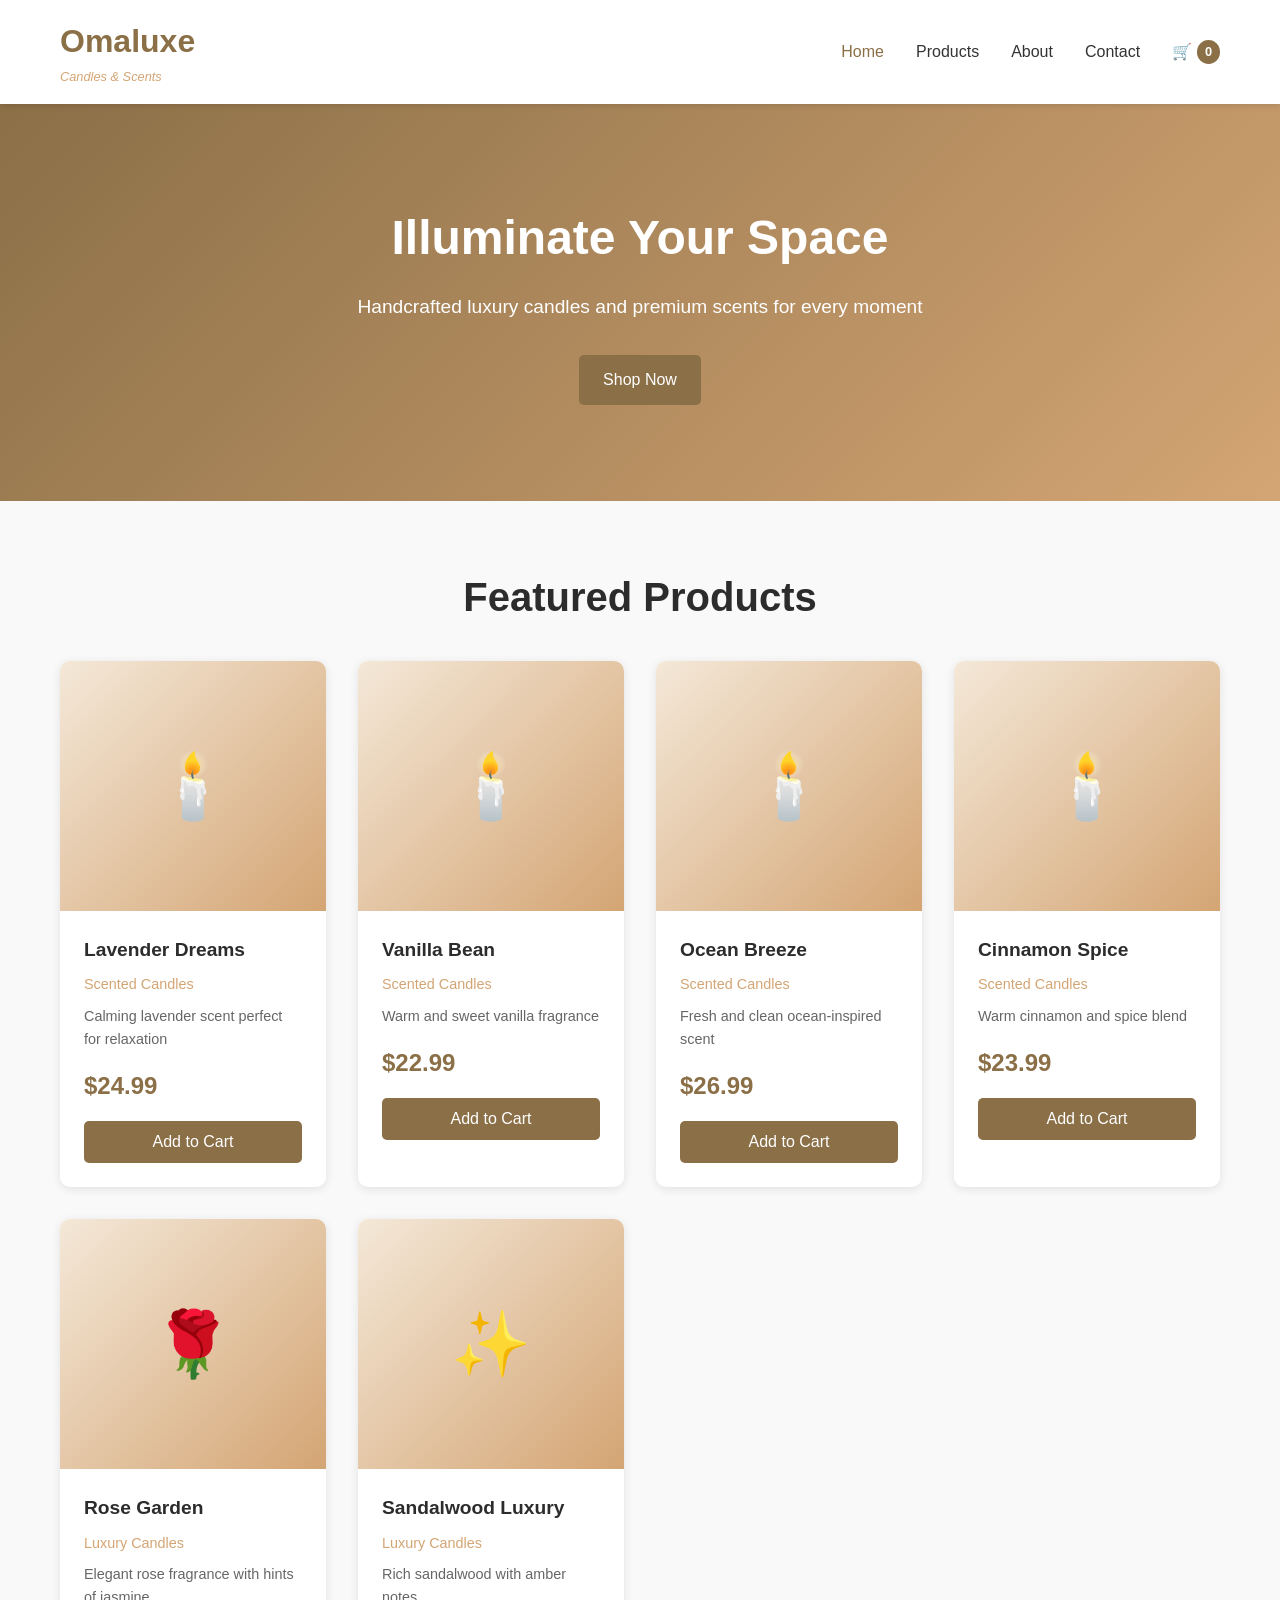
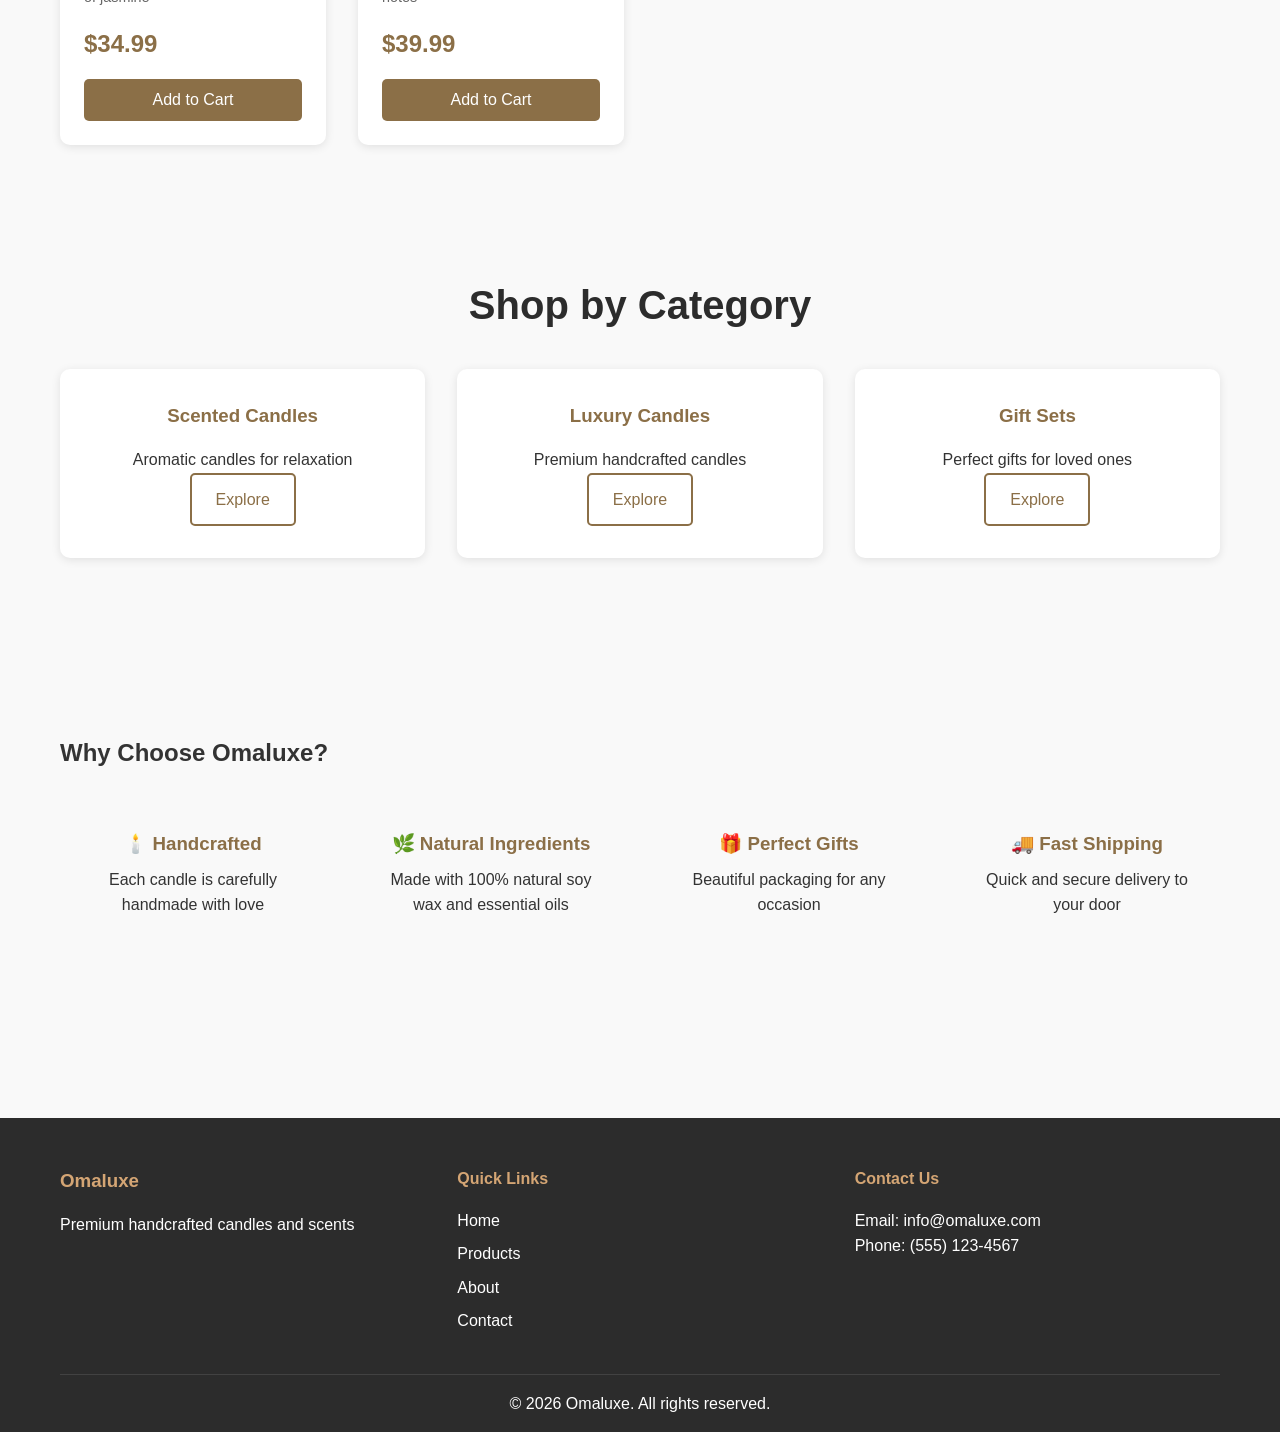
<file: index.html>
<!DOCTYPE html>
<html lang="en">
<head>
    <meta charset="UTF-8">
    <meta name="viewport" content="width=device-width, initial-scale=1.0">
    <title>Omaluxe - Premium Candles & Scents</title>
    <link rel="stylesheet" href="css/style.css">
</head>
<body>
    <!-- Navigation -->
    <nav class="navbar">
        <div class="container">
            <div class="logo">
                <h1>Omaluxe</h1>
                <p class="tagline">Candles & Scents</p>
            </div>
            <ul class="nav-links">
                <li><a href="index.html" class="active">Home</a></li>
                <li><a href="products.html">Products</a></li>
                <li><a href="about.html">About</a></li>
                <li><a href="contact.html">Contact</a></li>
                <li><a href="cart.html" class="cart-link">
                    <span>🛒</span>
                    <span class="cart-count">0</span>
                </a></li>
            </ul>
        </div>
    </nav>

    <!-- Hero Section -->
    <section class="hero">
        <div class="hero-content">
            <h2>Illuminate Your Space</h2>
            <p>Handcrafted luxury candles and premium scents for every moment</p>
            <a href="products.html" class="btn btn-primary">Shop Now</a>
        </div>
    </section>

    <!-- Featured Products -->
    <section class="featured-products">
        <div class="container">
            <h2 class="section-title">Featured Products</h2>
            <div class="product-grid" id="featured-products">
                <!-- Products will be loaded by JavaScript -->
            </div>
        </div>
    </section>

    <!-- Categories Section -->
    <section class="categories">
        <div class="container">
            <h2 class="section-title">Shop by Category</h2>
            <div class="category-grid">
                <div class="category-card">
                    <h3>Scented Candles</h3>
                    <p>Aromatic candles for relaxation</p>
                    <a href="products.html?category=scented" class="btn btn-secondary">Explore</a>
                </div>
                <div class="category-card">
                    <h3>Luxury Candles</h3>
                    <p>Premium handcrafted candles</p>
                    <a href="products.html?category=luxury" class="btn btn-secondary">Explore</a>
                </div>
                <div class="category-card">
                    <h3>Gift Sets</h3>
                    <p>Perfect gifts for loved ones</p>
                    <a href="products.html?category=gifts" class="btn btn-secondary">Explore</a>
                </div>
            </div>
        </div>
    </section>

    <!-- About Preview -->
    <section class="about-preview">
        <div class="container">
            <div class="about-content">
                <h2>Why Choose Omaluxe?</h2>
                <div class="features">
                    <div class="feature">
                        <h3>🕯️ Handcrafted</h3>
                        <p>Each candle is carefully handmade with love</p>
                    </div>
                    <div class="feature">
                        <h3>🌿 Natural Ingredients</h3>
                        <p>Made with 100% natural soy wax and essential oils</p>
                    </div>
                    <div class="feature">
                        <h3>🎁 Perfect Gifts</h3>
                        <p>Beautiful packaging for any occasion</p>
                    </div>
                    <div class="feature">
                        <h3>🚚 Fast Shipping</h3>
                        <p>Quick and secure delivery to your door</p>
                    </div>
                </div>
            </div>
        </div>
    </section>

    <!-- Footer -->
    <footer class="footer">
        <div class="container">
            <div class="footer-content">
                <div class="footer-section">
                    <h3>Omaluxe</h3>
                    <p>Premium handcrafted candles and scents</p>
                </div>
                <div class="footer-section">
                    <h4>Quick Links</h4>
                    <ul>
                        <li><a href="index.html">Home</a></li>
                        <li><a href="products.html">Products</a></li>
                        <li><a href="about.html">About</a></li>
                        <li><a href="contact.html">Contact</a></li>
                    </ul>
                </div>
                <div class="footer-section">
                    <h4>Contact Us</h4>
                    <p>Email: info@omaluxe.com</p>
                    <p>Phone: (555) 123-4567</p>
                </div>
            </div>
            <div class="footer-bottom">
                <p>&copy; 2026 Omaluxe. All rights reserved.</p>
            </div>
        </div>
    </footer>

    <script src="js/products.js"></script>
    <script src="js/cart.js"></script>
    <script src="js/main.js"></script>
</body>
</html>
</file>
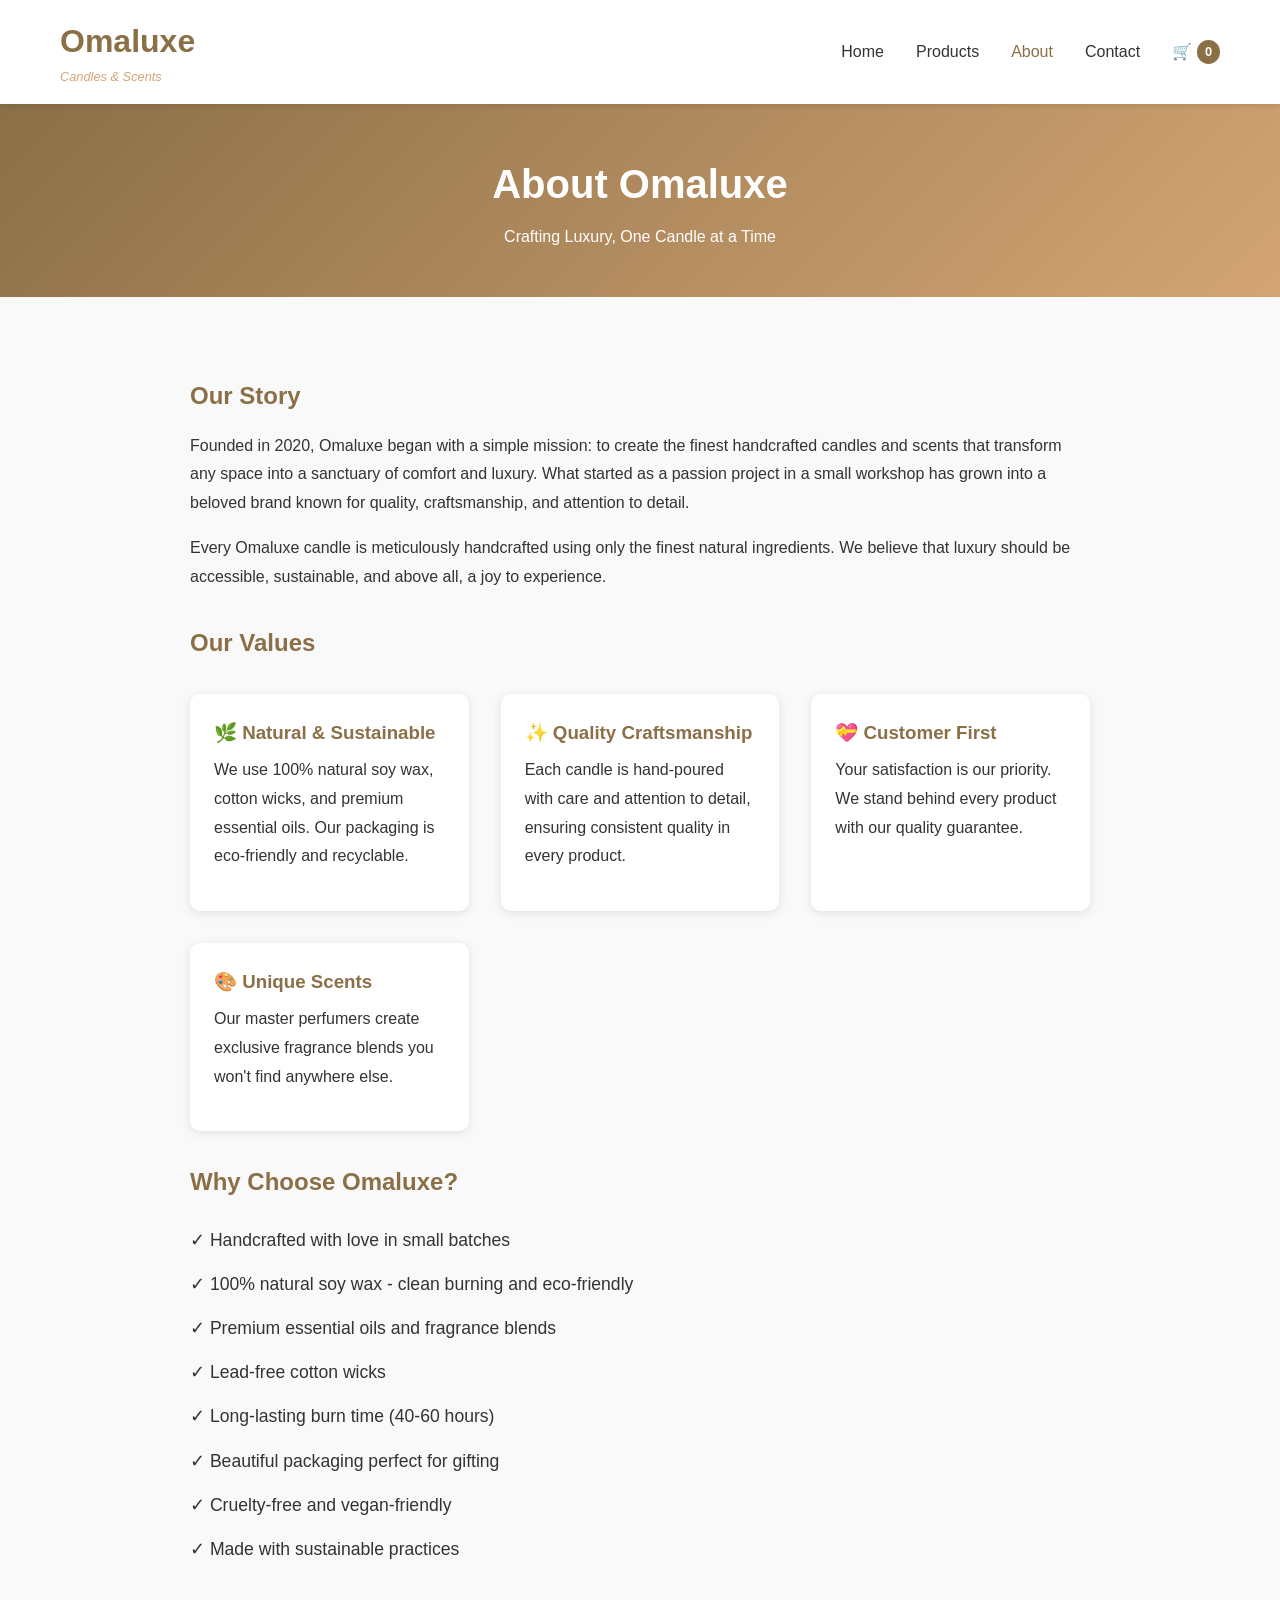
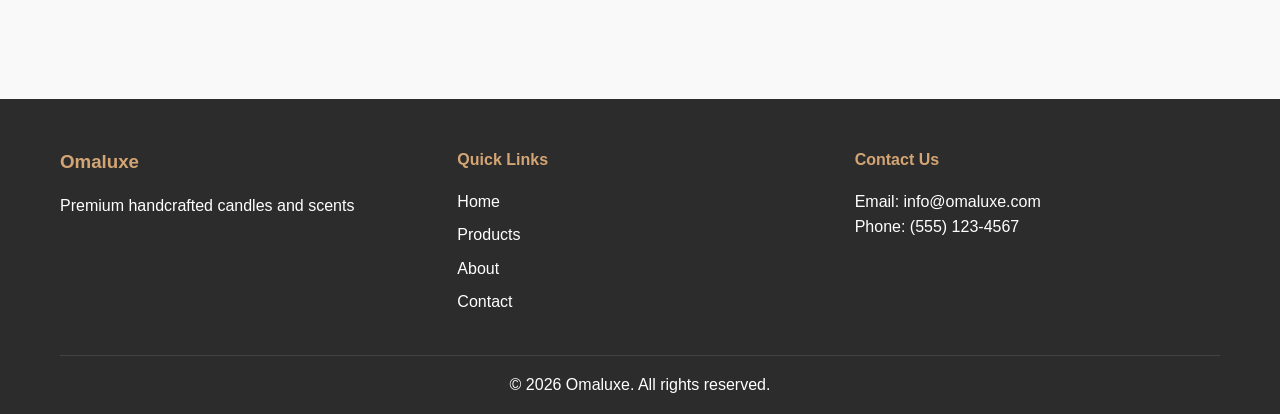
<file: about.html>
<!DOCTYPE html>
<html lang="en">
<head>
    <meta charset="UTF-8">
    <meta name="viewport" content="width=device-width, initial-scale=1.0">
    <title>About Us - Omaluxe</title>
    <link rel="stylesheet" href="css/style.css">
</head>
<body>
    <!-- Navigation -->
    <nav class="navbar">
        <div class="container">
            <div class="logo">
                <h1>Omaluxe</h1>
                <p class="tagline">Candles & Scents</p>
            </div>
            <ul class="nav-links">
                <li><a href="index.html">Home</a></li>
                <li><a href="products.html">Products</a></li>
                <li><a href="about.html" class="active">About</a></li>
                <li><a href="contact.html">Contact</a></li>
                <li><a href="cart.html" class="cart-link">
                    <span>🛒</span>
                    <span class="cart-count">0</span>
                </a></li>
            </ul>
        </div>
    </nav>

    <!-- Page Header -->
    <section class="page-header">
        <div class="container">
            <h1>About Omaluxe</h1>
            <p>Crafting Luxury, One Candle at a Time</p>
        </div>
    </section>

    <!-- About Content -->
    <section class="about-content">
        <div class="container">
            <div class="about-text">
                <h2>Our Story</h2>
                <p>Founded in 2020, Omaluxe began with a simple mission: to create the finest handcrafted candles and scents that transform any space into a sanctuary of comfort and luxury. What started as a passion project in a small workshop has grown into a beloved brand known for quality, craftsmanship, and attention to detail.</p>
                
                <p>Every Omaluxe candle is meticulously handcrafted using only the finest natural ingredients. We believe that luxury should be accessible, sustainable, and above all, a joy to experience.</p>

                <h2>Our Values</h2>
                <div class="values-grid">
                    <div class="value-card">
                        <h3>🌿 Natural & Sustainable</h3>
                        <p>We use 100% natural soy wax, cotton wicks, and premium essential oils. Our packaging is eco-friendly and recyclable.</p>
                    </div>
                    <div class="value-card">
                        <h3>✨ Quality Craftsmanship</h3>
                        <p>Each candle is hand-poured with care and attention to detail, ensuring consistent quality in every product.</p>
                    </div>
                    <div class="value-card">
                        <h3>💝 Customer First</h3>
                        <p>Your satisfaction is our priority. We stand behind every product with our quality guarantee.</p>
                    </div>
                    <div class="value-card">
                        <h3>🎨 Unique Scents</h3>
                        <p>Our master perfumers create exclusive fragrance blends you won't find anywhere else.</p>
                    </div>
                </div>

                <h2>Why Choose Omaluxe?</h2>
                <ul class="benefits-list">
                    <li>✓ Handcrafted with love in small batches</li>
                    <li>✓ 100% natural soy wax - clean burning and eco-friendly</li>
                    <li>✓ Premium essential oils and fragrance blends</li>
                    <li>✓ Lead-free cotton wicks</li>
                    <li>✓ Long-lasting burn time (40-60 hours)</li>
                    <li>✓ Beautiful packaging perfect for gifting</li>
                    <li>✓ Cruelty-free and vegan-friendly</li>
                    <li>✓ Made with sustainable practices</li>
                </ul>
            </div>
        </div>
    </section>

    <!-- Footer -->
    <footer class="footer">
        <div class="container">
            <div class="footer-content">
                <div class="footer-section">
                    <h3>Omaluxe</h3>
                    <p>Premium handcrafted candles and scents</p>
                </div>
                <div class="footer-section">
                    <h4>Quick Links</h4>
                    <ul>
                        <li><a href="index.html">Home</a></li>
                        <li><a href="products.html">Products</a></li>
                        <li><a href="about.html">About</a></li>
                        <li><a href="contact.html">Contact</a></li>
                    </ul>
                </div>
                <div class="footer-section">
                    <h4>Contact Us</h4>
                    <p>Email: info@omaluxe.com</p>
                    <p>Phone: (555) 123-4567</p>
                </div>
            </div>
            <div class="footer-bottom">
                <p>&copy; 2026 Omaluxe. All rights reserved.</p>
            </div>
        </div>
    </footer>

    <script src="js/cart.js"></script>
    <script>
        // Update cart count on page load
        window.addEventListener('DOMContentLoaded', updateCartCount);
    </script>
</body>
</html>
</file>
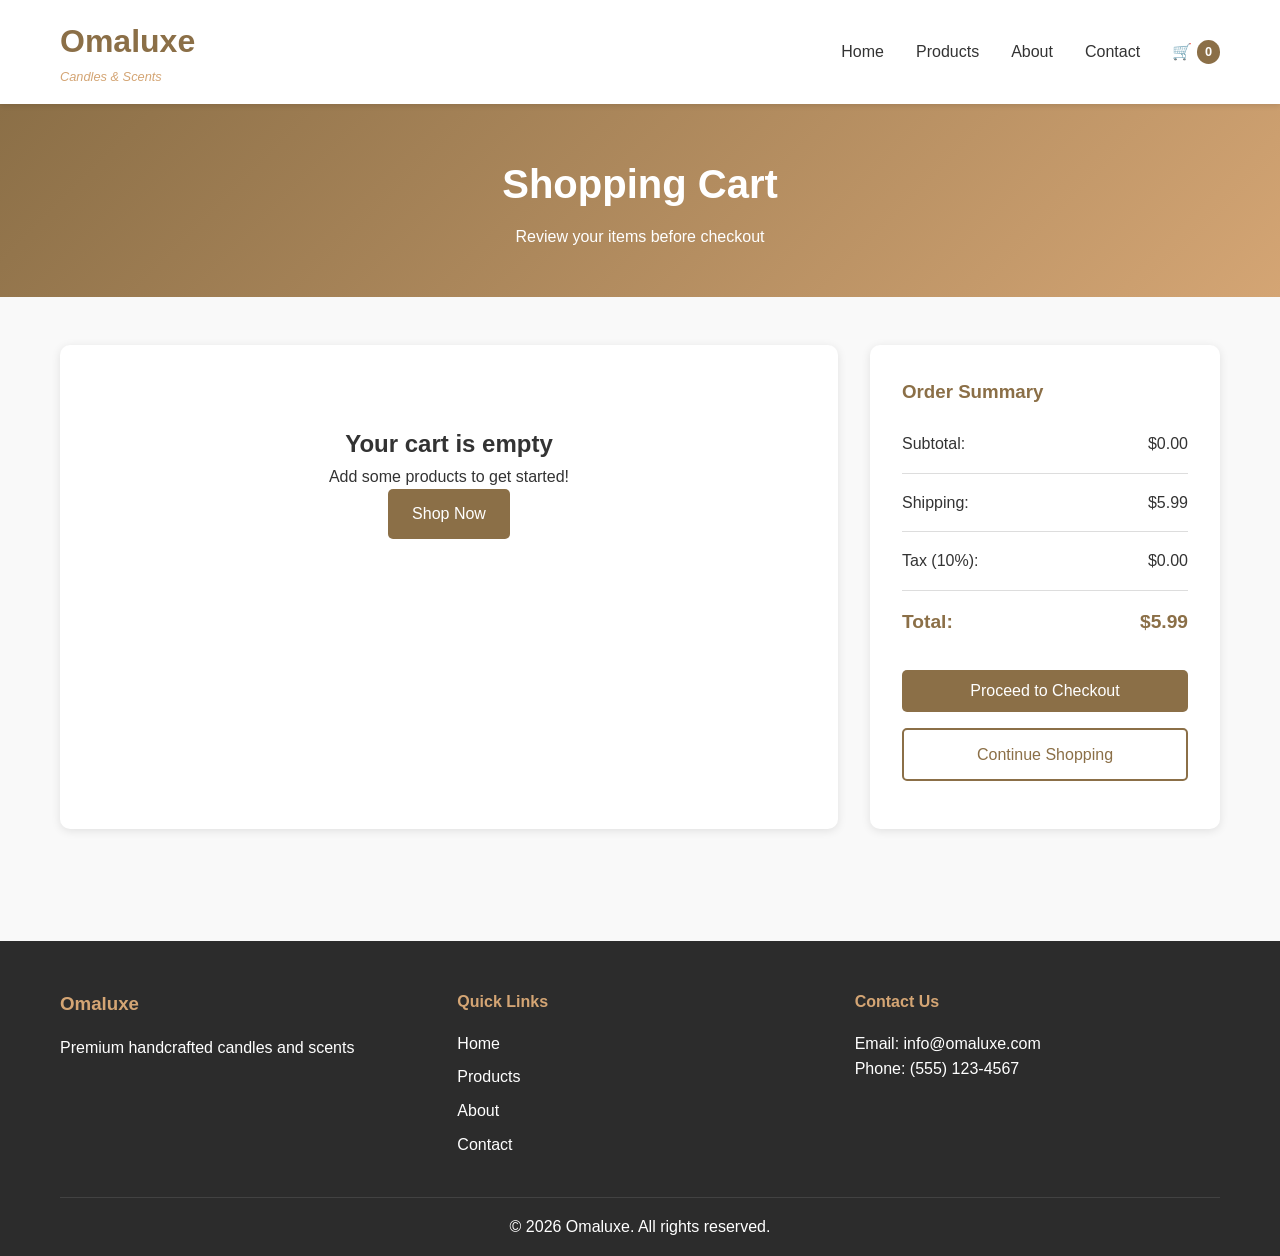
<file: cart.html>
<!DOCTYPE html>
<html lang="en">
<head>
    <meta charset="UTF-8">
    <meta name="viewport" content="width=device-width, initial-scale=1.0">
    <title>Shopping Cart - Omaluxe</title>
    <link rel="stylesheet" href="css/style.css">
</head>
<body>
    <!-- Navigation -->
    <nav class="navbar">
        <div class="container">
            <div class="logo">
                <h1>Omaluxe</h1>
                <p class="tagline">Candles & Scents</p>
            </div>
            <ul class="nav-links">
                <li><a href="index.html">Home</a></li>
                <li><a href="products.html">Products</a></li>
                <li><a href="about.html">About</a></li>
                <li><a href="contact.html">Contact</a></li>
                <li><a href="cart.html" class="cart-link active">
                    <span>🛒</span>
                    <span class="cart-count">0</span>
                </a></li>
            </ul>
        </div>
    </nav>

    <!-- Page Header -->
    <section class="page-header">
        <div class="container">
            <h1>Shopping Cart</h1>
            <p>Review your items before checkout</p>
        </div>
    </section>

    <!-- Cart Section -->
    <section class="cart-section">
        <div class="container">
            <div class="cart-layout">
                <!-- Cart Items -->
                <div class="cart-items" id="cart-items">
                    <!-- Cart items will be loaded by JavaScript -->
                </div>

                <!-- Cart Summary -->
                <aside class="cart-summary">
                    <h3>Order Summary</h3>
                    <div class="summary-row">
                        <span>Subtotal:</span>
                        <span id="cart-subtotal">$0.00</span>
                    </div>
                    <div class="summary-row">
                        <span>Shipping:</span>
                        <span id="cart-shipping">$0.00</span>
                    </div>
                    <div class="summary-row">
                        <span>Tax (10%):</span>
                        <span id="cart-tax">$0.00</span>
                    </div>
                    <div class="summary-row total">
                        <span>Total:</span>
                        <span id="cart-total">$0.00</span>
                    </div>
                    <button class="btn btn-primary btn-block" id="checkout-btn">Proceed to Checkout</button>
                    <a href="products.html" class="btn btn-secondary btn-block">Continue Shopping</a>
                </aside>
            </div>
        </div>
    </section>

    <!-- Footer -->
    <footer class="footer">
        <div class="container">
            <div class="footer-content">
                <div class="footer-section">
                    <h3>Omaluxe</h3>
                    <p>Premium handcrafted candles and scents</p>
                </div>
                <div class="footer-section">
                    <h4>Quick Links</h4>
                    <ul>
                        <li><a href="index.html">Home</a></li>
                        <li><a href="products.html">Products</a></li>
                        <li><a href="about.html">About</a></li>
                        <li><a href="contact.html">Contact</a></li>
                    </ul>
                </div>
                <div class="footer-section">
                    <h4>Contact Us</h4>
                    <p>Email: info@omaluxe.com</p>
                    <p>Phone: (555) 123-4567</p>
                </div>
            </div>
            <div class="footer-bottom">
                <p>&copy; 2026 Omaluxe. All rights reserved.</p>
            </div>
        </div>
    </footer>

    <script src="js/products.js"></script>
    <script src="js/cart.js"></script>
    <script src="js/cart-page.js"></script>
</body>
</html>
</file>
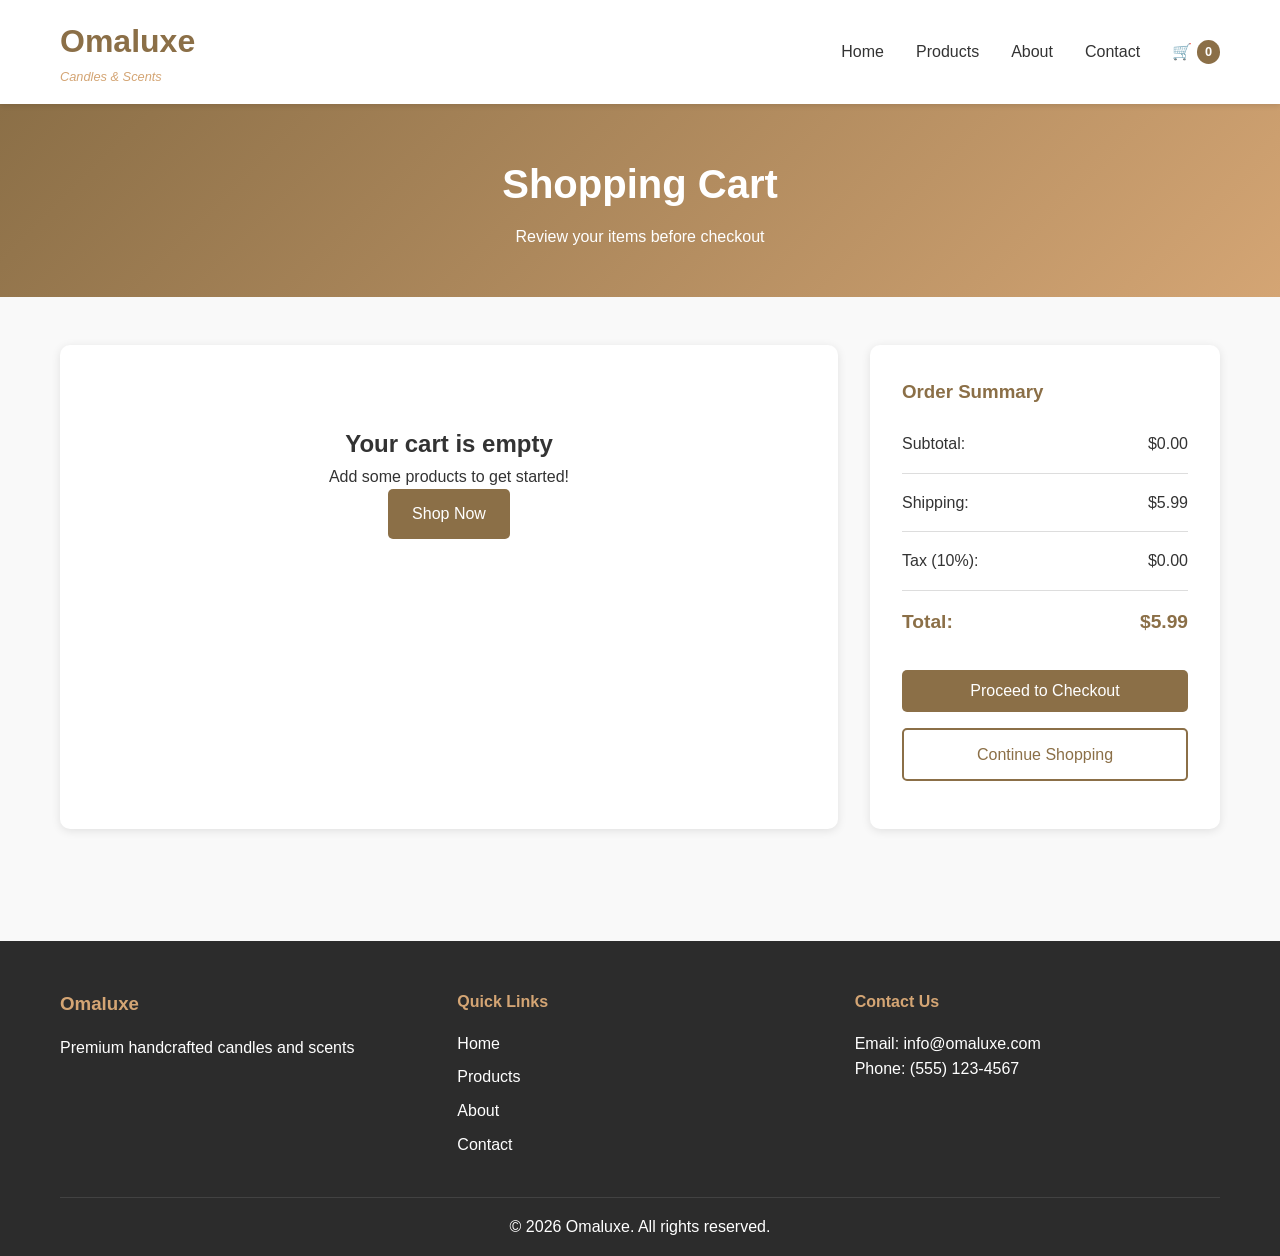
<file: checkout.html>
<!DOCTYPE html>
<html lang="en">
<head>
    <meta charset="UTF-8">
    <meta name="viewport" content="width=device-width, initial-scale=1.0">
    <title>Checkout - Omaluxe</title>
    <link rel="stylesheet" href="css/style.css">
</head>
<body>
    <!-- Navigation -->
    <nav class="navbar">
        <div class="container">
            <div class="logo">
                <h1>Omaluxe</h1>
                <p class="tagline">Candles & Scents</p>
            </div>
            <ul class="nav-links">
                <li><a href="index.html">Home</a></li>
                <li><a href="products.html">Products</a></li>
                <li><a href="about.html">About</a></li>
                <li><a href="contact.html">Contact</a></li>
                <li><a href="cart.html" class="cart-link">
                    <span>🛒</span>
                    <span class="cart-count">0</span>
                </a></li>
            </ul>
        </div>
    </nav>

    <!-- Page Header -->
    <section class="page-header">
        <div class="container">
            <h1>Checkout</h1>
            <p>Complete your purchase</p>
        </div>
    </section>

    <!-- Checkout Section -->
    <section class="checkout-section">
        <div class="container">
            <div class="checkout-layout">
                <!-- Checkout Form -->
                <div class="checkout-form">
                    <form id="checkout-form">
                        <!-- Customer Information -->
                        <div class="form-section">
                            <h3>Customer Information</h3>
                            <div class="form-group">
                                <label for="email">Email Address *</label>
                                <input type="email" id="email" required>
                            </div>
                        </div>

                        <!-- Shipping Address -->
                        <div class="form-section">
                            <h3>Shipping Address</h3>
                            <div class="form-row">
                                <div class="form-group">
                                    <label for="first-name">First Name *</label>
                                    <input type="text" id="first-name" required>
                                </div>
                                <div class="form-group">
                                    <label for="last-name">Last Name *</label>
                                    <input type="text" id="last-name" required>
                                </div>
                            </div>
                            <div class="form-group">
                                <label for="address">Street Address *</label>
                                <input type="text" id="address" required>
                            </div>
                            <div class="form-group">
                                <label for="city">City *</label>
                                <input type="text" id="city" required>
                            </div>
                            <div class="form-row">
                                <div class="form-group">
                                    <label for="state">State/Province *</label>
                                    <input type="text" id="state" required>
                                </div>
                                <div class="form-group">
                                    <label for="zip">ZIP/Postal Code *</label>
                                    <input type="text" id="zip" required>
                                </div>
                            </div>
                            <div class="form-group">
                                <label for="country">Country *</label>
                                <input type="text" id="country" value="United States" required>
                            </div>
                            <div class="form-group">
                                <label for="phone">Phone Number</label>
                                <input type="tel" id="phone">
                            </div>
                        </div>

                        <!-- Payment Information -->
                        <div class="form-section">
                            <h3>Payment Information</h3>
                            <div class="form-group">
                                <label for="card-number">Card Number *</label>
                                <input type="text" id="card-number" placeholder="1234 5678 9012 3456" required>
                            </div>
                            <div class="form-row">
                                <div class="form-group">
                                    <label for="expiry">Expiry Date *</label>
                                    <input type="text" id="expiry" placeholder="MM/YY" required>
                                </div>
                                <div class="form-group">
                                    <label for="cvv">CVV *</label>
                                    <input type="text" id="cvv" placeholder="123" required>
                                </div>
                            </div>
                            <div class="form-group">
                                <label for="card-name">Name on Card *</label>
                                <input type="text" id="card-name" required>
                            </div>
                        </div>

                        <button type="submit" class="btn btn-primary btn-block">Place Order</button>
                    </form>
                </div>

                <!-- Order Summary -->
                <aside class="order-summary">
                    <h3>Order Summary</h3>
                    <div id="checkout-items" class="checkout-items">
                        <!-- Items will be loaded by JavaScript -->
                    </div>
                    <div class="summary-totals">
                        <div class="summary-row">
                            <span>Subtotal:</span>
                            <span id="checkout-subtotal">$0.00</span>
                        </div>
                        <div class="summary-row">
                            <span>Shipping:</span>
                            <span id="checkout-shipping">$0.00</span>
                        </div>
                        <div class="summary-row">
                            <span>Tax (10%):</span>
                            <span id="checkout-tax">$0.00</span>
                        </div>
                        <div class="summary-row total">
                            <span>Total:</span>
                            <span id="checkout-total">$0.00</span>
                        </div>
                    </div>
                </aside>
            </div>
        </div>
    </section>

    <!-- Footer -->
    <footer class="footer">
        <div class="container">
            <div class="footer-content">
                <div class="footer-section">
                    <h3>Omaluxe</h3>
                    <p>Premium handcrafted candles and scents</p>
                </div>
                <div class="footer-section">
                    <h4>Quick Links</h4>
                    <ul>
                        <li><a href="index.html">Home</a></li>
                        <li><a href="products.html">Products</a></li>
                        <li><a href="about.html">About</a></li>
                        <li><a href="contact.html">Contact</a></li>
                    </ul>
                </div>
                <div class="footer-section">
                    <h4>Contact Us</h4>
                    <p>Email: info@omaluxe.com</p>
                    <p>Phone: (555) 123-4567</p>
                </div>
            </div>
            <div class="footer-bottom">
                <p>&copy; 2026 Omaluxe. All rights reserved.</p>
            </div>
        </div>
    </footer>

    <script src="js/products.js"></script>
    <script src="js/cart.js"></script>
    <script src="js/checkout.js"></script>
</body>
</html>
</file>
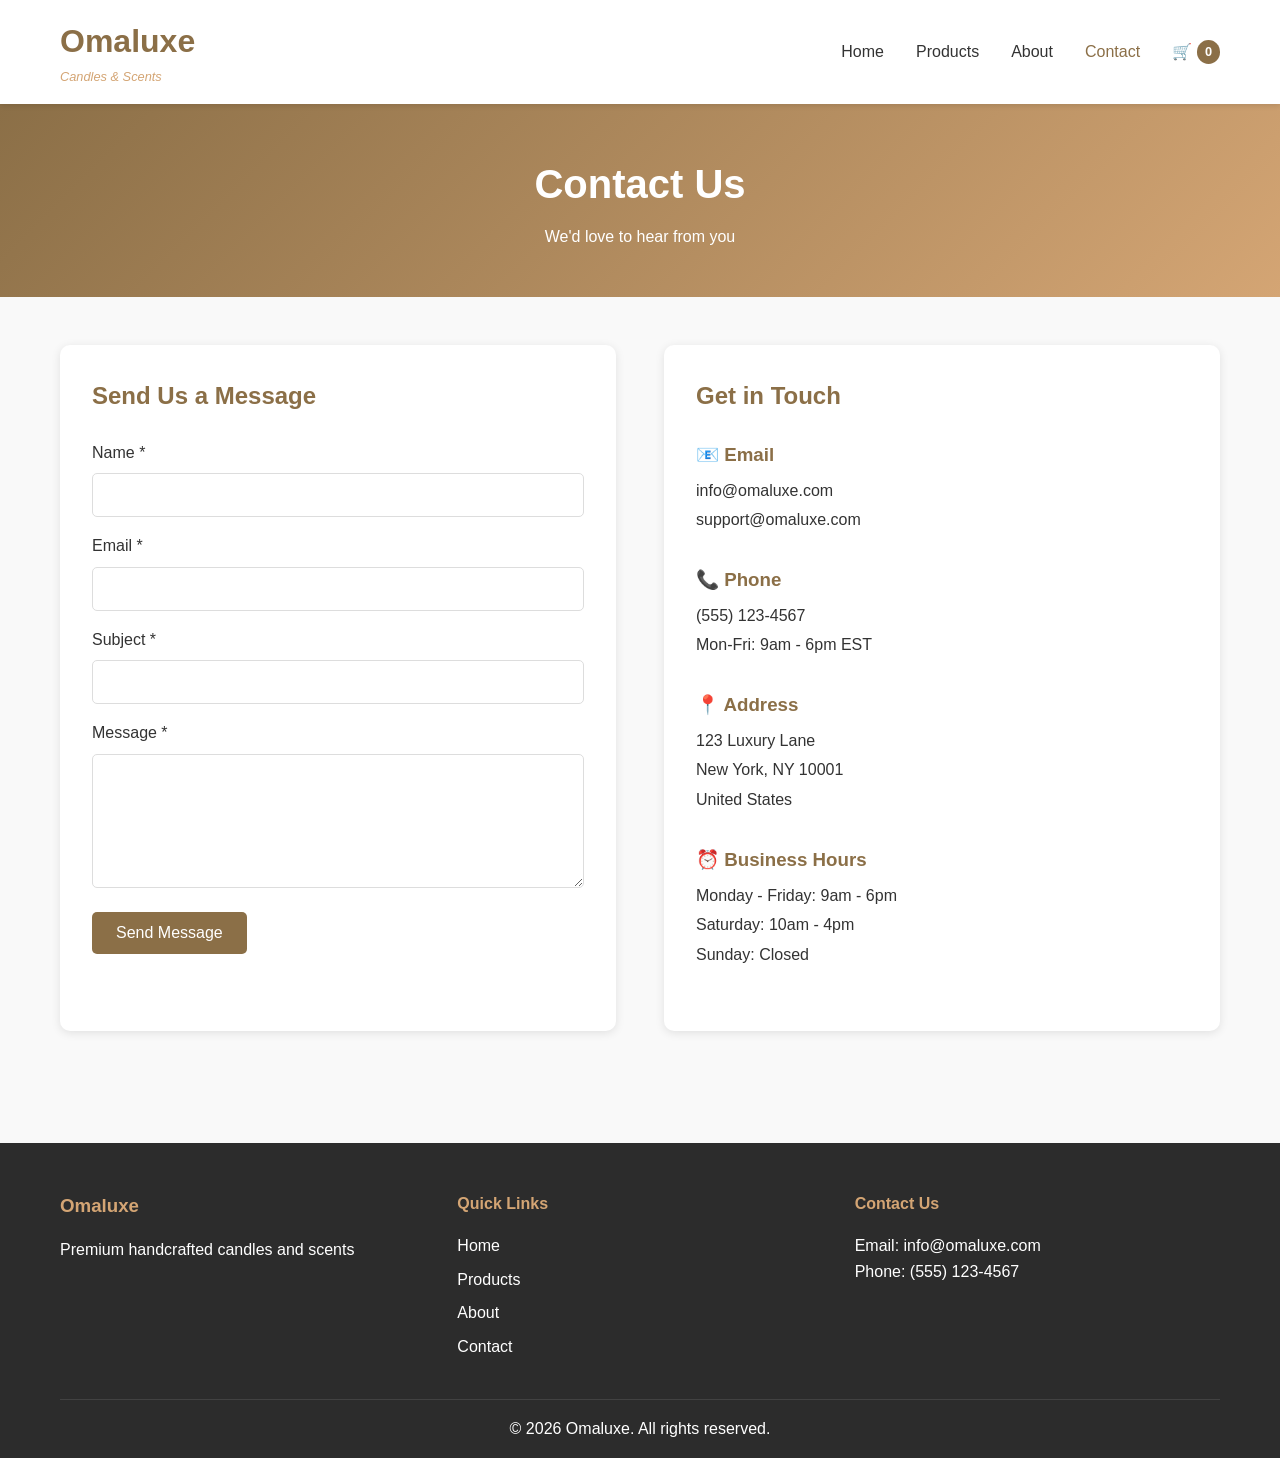
<file: contact.html>
<!DOCTYPE html>
<html lang="en">
<head>
    <meta charset="UTF-8">
    <meta name="viewport" content="width=device-width, initial-scale=1.0">
    <title>Contact Us - Omaluxe</title>
    <link rel="stylesheet" href="css/style.css">
</head>
<body>
    <!-- Navigation -->
    <nav class="navbar">
        <div class="container">
            <div class="logo">
                <h1>Omaluxe</h1>
                <p class="tagline">Candles & Scents</p>
            </div>
            <ul class="nav-links">
                <li><a href="index.html">Home</a></li>
                <li><a href="products.html">Products</a></li>
                <li><a href="about.html">About</a></li>
                <li><a href="contact.html" class="active">Contact</a></li>
                <li><a href="cart.html" class="cart-link">
                    <span>🛒</span>
                    <span class="cart-count">0</span>
                </a></li>
            </ul>
        </div>
    </nav>

    <!-- Page Header -->
    <section class="page-header">
        <div class="container">
            <h1>Contact Us</h1>
            <p>We'd love to hear from you</p>
        </div>
    </section>

    <!-- Contact Section -->
    <section class="contact-section">
        <div class="container">
            <div class="contact-layout">
                <!-- Contact Form -->
                <div class="contact-form">
                    <h2>Send Us a Message</h2>
                    <form id="contact-form">
                        <div class="form-group">
                            <label for="name">Name *</label>
                            <input type="text" id="name" required>
                        </div>
                        <div class="form-group">
                            <label for="email">Email *</label>
                            <input type="email" id="email" required>
                        </div>
                        <div class="form-group">
                            <label for="subject">Subject *</label>
                            <input type="text" id="subject" required>
                        </div>
                        <div class="form-group">
                            <label for="message">Message *</label>
                            <textarea id="message" rows="6" required></textarea>
                        </div>
                        <button type="submit" class="btn btn-primary">Send Message</button>
                    </form>
                    <div id="form-message" class="form-message"></div>
                </div>

                <!-- Contact Info -->
                <div class="contact-info">
                    <h2>Get in Touch</h2>
                    <div class="info-item">
                        <h3>📧 Email</h3>
                        <p>info@omaluxe.com</p>
                        <p>support@omaluxe.com</p>
                    </div>
                    <div class="info-item">
                        <h3>📞 Phone</h3>
                        <p>(555) 123-4567</p>
                        <p>Mon-Fri: 9am - 6pm EST</p>
                    </div>
                    <div class="info-item">
                        <h3>📍 Address</h3>
                        <p>123 Luxury Lane</p>
                        <p>New York, NY 10001</p>
                        <p>United States</p>
                    </div>
                    <div class="info-item">
                        <h3>⏰ Business Hours</h3>
                        <p>Monday - Friday: 9am - 6pm</p>
                        <p>Saturday: 10am - 4pm</p>
                        <p>Sunday: Closed</p>
                    </div>
                </div>
            </div>
        </div>
    </section>

    <!-- Footer -->
    <footer class="footer">
        <div class="container">
            <div class="footer-content">
                <div class="footer-section">
                    <h3>Omaluxe</h3>
                    <p>Premium handcrafted candles and scents</p>
                </div>
                <div class="footer-section">
                    <h4>Quick Links</h4>
                    <ul>
                        <li><a href="index.html">Home</a></li>
                        <li><a href="products.html">Products</a></li>
                        <li><a href="about.html">About</a></li>
                        <li><a href="contact.html">Contact</a></li>
                    </ul>
                </div>
                <div class="footer-section">
                    <h4>Contact Us</h4>
                    <p>Email: info@omaluxe.com</p>
                    <p>Phone: (555) 123-4567</p>
                </div>
            </div>
            <div class="footer-bottom">
                <p>&copy; 2026 Omaluxe. All rights reserved.</p>
            </div>
        </div>
    </footer>

    <script src="js/cart.js"></script>
    <script src="js/contact.js"></script>
</body>
</html>
</file>
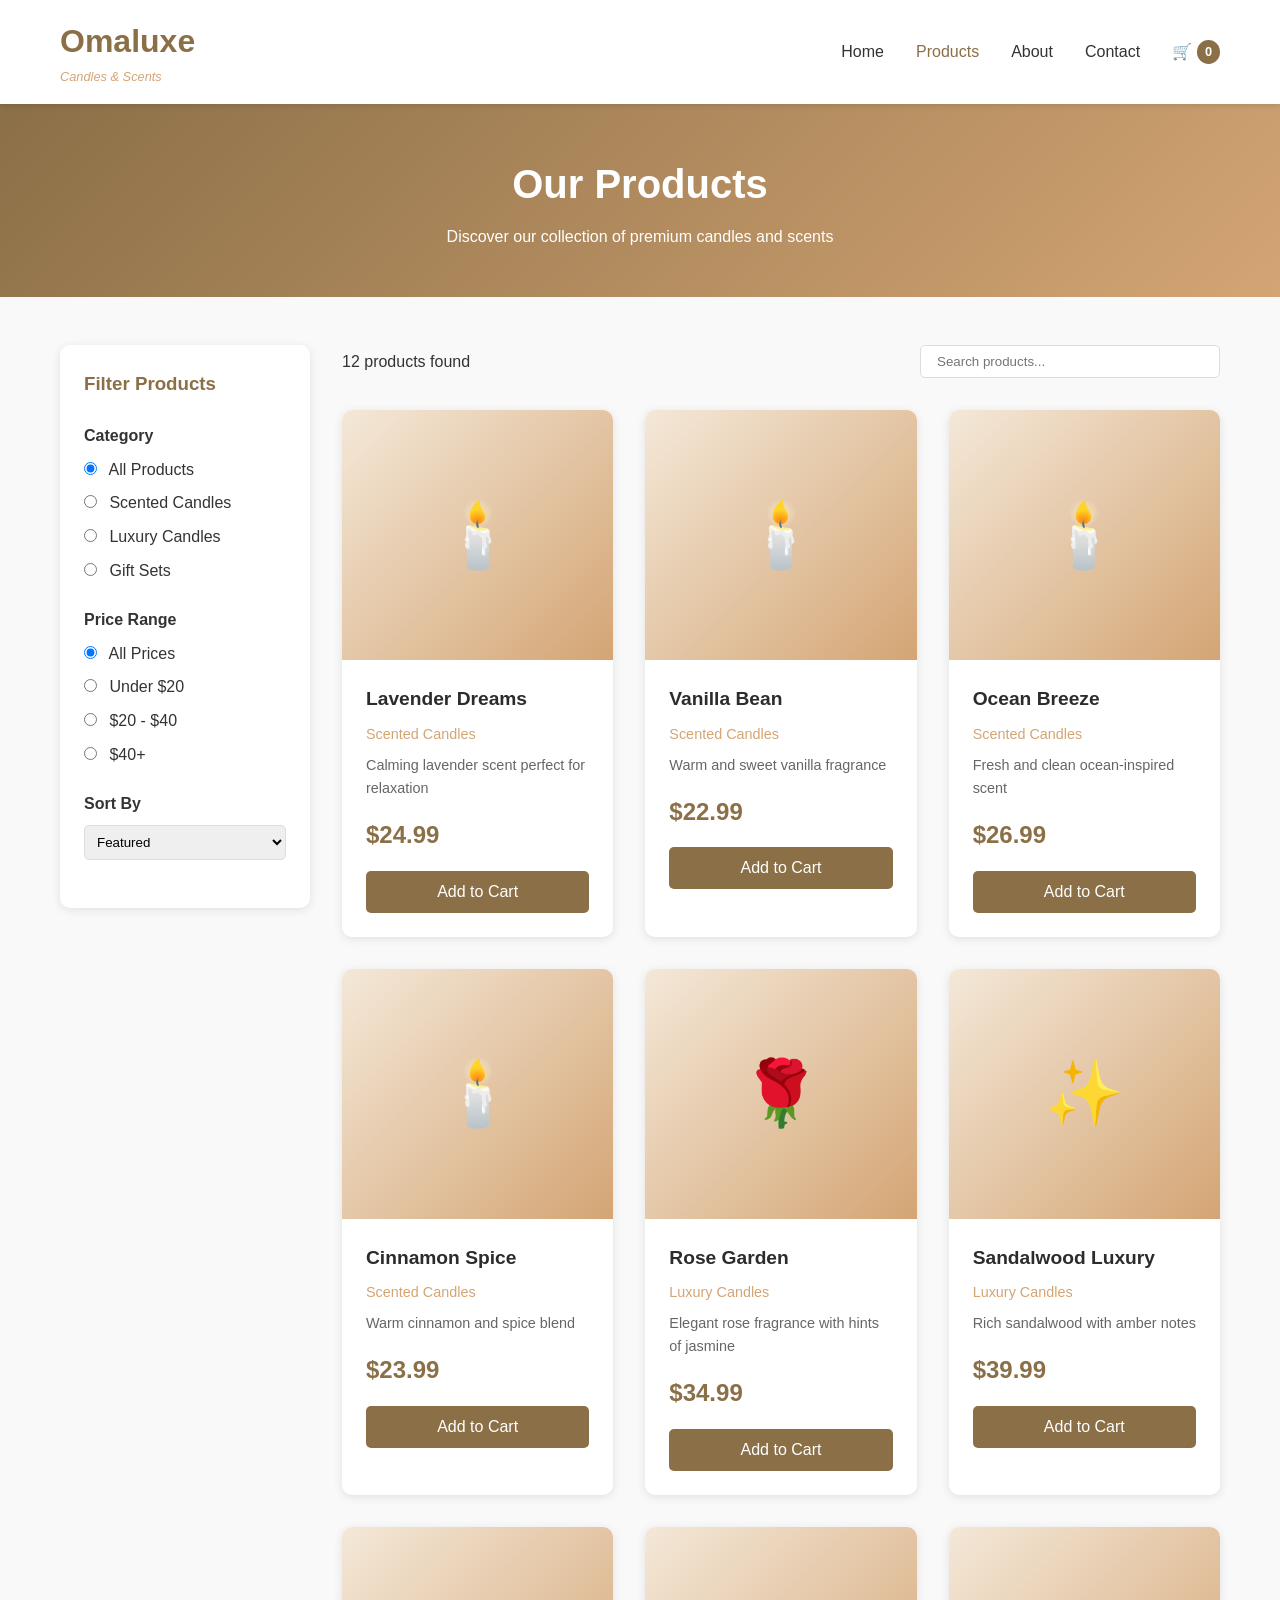
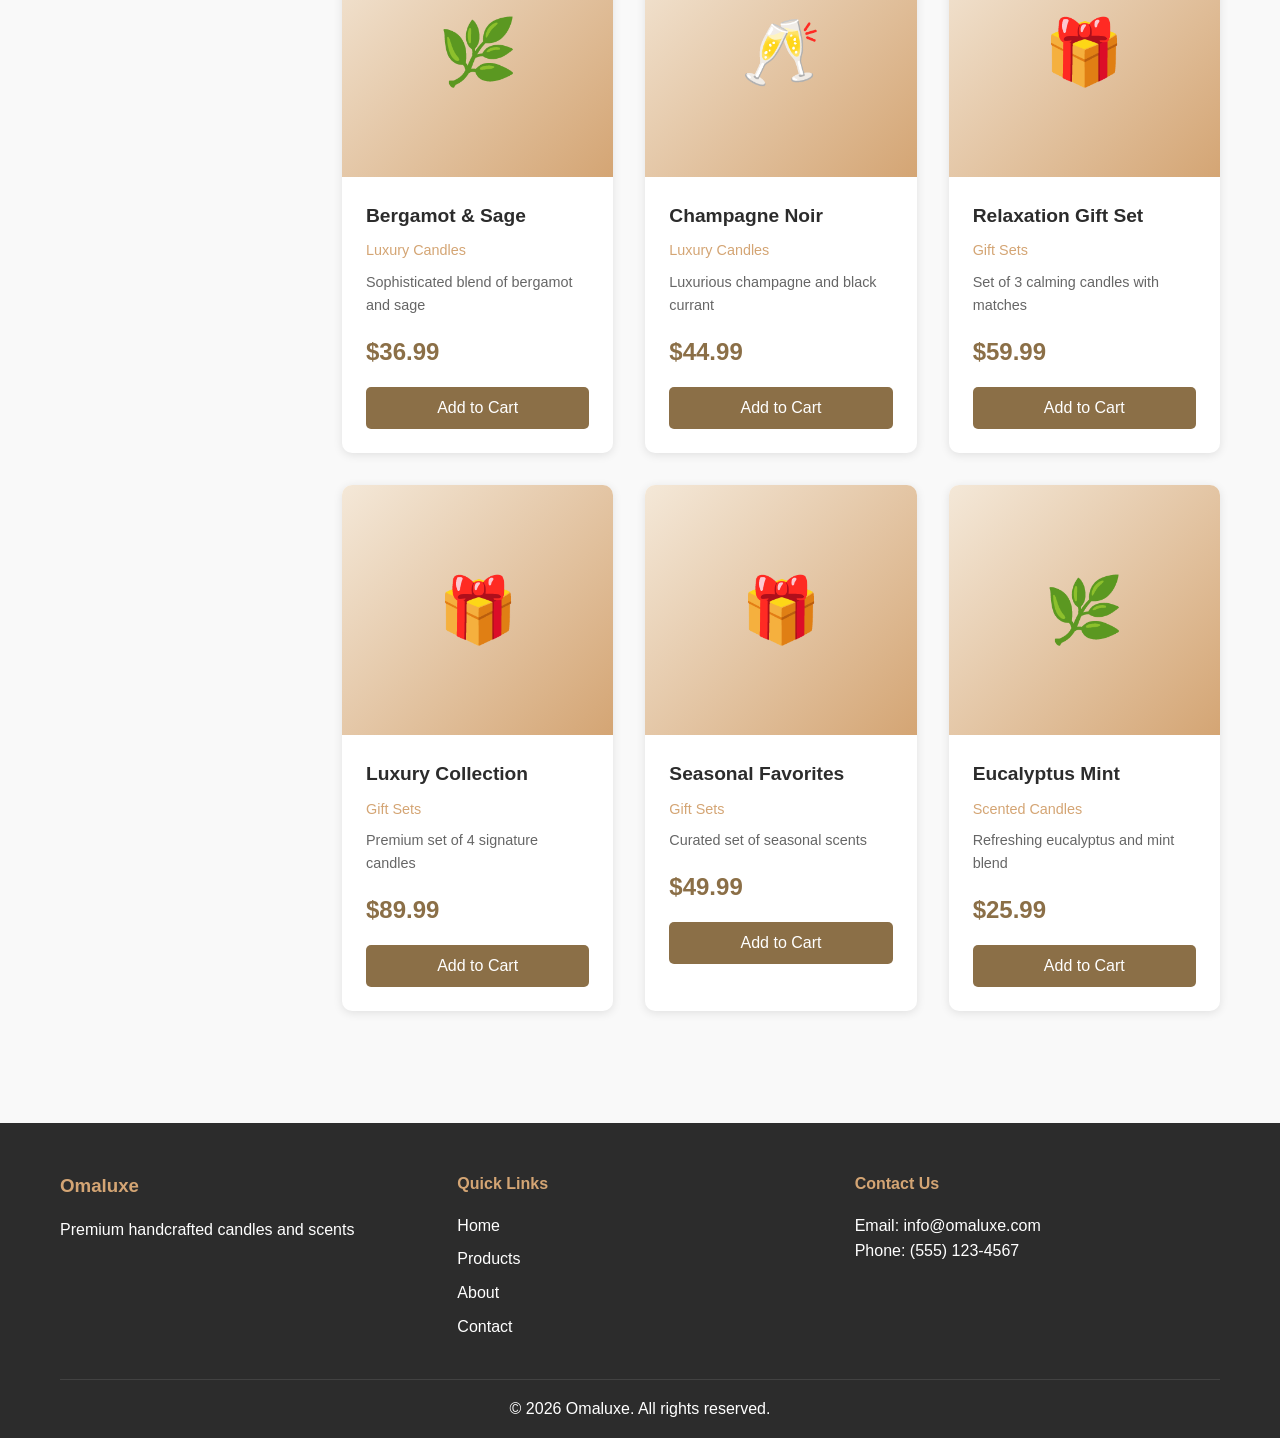
<file: products.html>
<!DOCTYPE html>
<html lang="en">
<head>
    <meta charset="UTF-8">
    <meta name="viewport" content="width=device-width, initial-scale=1.0">
    <title>Products - Omaluxe</title>
    <link rel="stylesheet" href="css/style.css">
</head>
<body>
    <!-- Navigation -->
    <nav class="navbar">
        <div class="container">
            <div class="logo">
                <h1>Omaluxe</h1>
                <p class="tagline">Candles & Scents</p>
            </div>
            <ul class="nav-links">
                <li><a href="index.html">Home</a></li>
                <li><a href="products.html" class="active">Products</a></li>
                <li><a href="about.html">About</a></li>
                <li><a href="contact.html">Contact</a></li>
                <li><a href="cart.html" class="cart-link">
                    <span>🛒</span>
                    <span class="cart-count">0</span>
                </a></li>
            </ul>
        </div>
    </nav>

    <!-- Page Header -->
    <section class="page-header">
        <div class="container">
            <h1>Our Products</h1>
            <p>Discover our collection of premium candles and scents</p>
        </div>
    </section>

    <!-- Products Section -->
    <section class="products-section">
        <div class="container">
            <div class="products-layout">
                <!-- Filter Sidebar -->
                <aside class="filters">
                    <h3>Filter Products</h3>
                    
                    <div class="filter-group">
                        <h4>Category</h4>
                        <label><input type="radio" name="category" value="all" checked> All Products</label>
                        <label><input type="radio" name="category" value="scented"> Scented Candles</label>
                        <label><input type="radio" name="category" value="luxury"> Luxury Candles</label>
                        <label><input type="radio" name="category" value="gifts"> Gift Sets</label>
                    </div>

                    <div class="filter-group">
                        <h4>Price Range</h4>
                        <label><input type="radio" name="price" value="all" checked> All Prices</label>
                        <label><input type="radio" name="price" value="0-20"> Under $20</label>
                        <label><input type="radio" name="price" value="20-40"> $20 - $40</label>
                        <label><input type="radio" name="price" value="40+"> $40+</label>
                    </div>

                    <div class="filter-group">
                        <h4>Sort By</h4>
                        <select id="sort-select">
                            <option value="featured">Featured</option>
                            <option value="price-low">Price: Low to High</option>
                            <option value="price-high">Price: High to Low</option>
                            <option value="name">Name: A to Z</option>
                        </select>
                    </div>
                </aside>

                <!-- Products Grid -->
                <div class="products-main">
                    <div class="products-header">
                        <p class="product-count"><span id="product-count">0</span> products found</p>
                        <div class="search-box">
                            <input type="text" id="search-input" placeholder="Search products...">
                        </div>
                    </div>
                    
                    <div class="product-grid" id="products-grid">
                        <!-- Products will be loaded by JavaScript -->
                    </div>
                </div>
            </div>
        </div>
    </section>

    <!-- Footer -->
    <footer class="footer">
        <div class="container">
            <div class="footer-content">
                <div class="footer-section">
                    <h3>Omaluxe</h3>
                    <p>Premium handcrafted candles and scents</p>
                </div>
                <div class="footer-section">
                    <h4>Quick Links</h4>
                    <ul>
                        <li><a href="index.html">Home</a></li>
                        <li><a href="products.html">Products</a></li>
                        <li><a href="about.html">About</a></li>
                        <li><a href="contact.html">Contact</a></li>
                    </ul>
                </div>
                <div class="footer-section">
                    <h4>Contact Us</h4>
                    <p>Email: info@omaluxe.com</p>
                    <p>Phone: (555) 123-4567</p>
                </div>
            </div>
            <div class="footer-bottom">
                <p>&copy; 2026 Omaluxe. All rights reserved.</p>
            </div>
        </div>
    </footer>

    <script src="js/products.js"></script>
    <script src="js/cart.js"></script>
    <script src="js/products-page.js"></script>
</body>
</html>
</file>
<file: css/style.css>
/* Global Styles */
* {
    margin: 0;
    padding: 0;
    box-sizing: border-box;
}

:root {
    --primary-color: #8b6f47;
    --secondary-color: #d4a574;
    --accent-color: #f4e8d8;
    --dark-color: #2c2c2c;
    --light-color: #f9f9f9;
    --text-color: #333;
    --border-color: #ddd;
    --success-color: #4caf50;
    --error-color: #f44336;
}

body {
    font-family: 'Arial', sans-serif;
    line-height: 1.6;
    color: var(--text-color);
    background-color: var(--light-color);
}

.container {
    max-width: 1200px;
    margin: 0 auto;
    padding: 0 20px;
}

/* Navigation */
.navbar {
    background-color: #fff;
    box-shadow: 0 2px 5px rgba(0,0,0,0.1);
    position: sticky;
    top: 0;
    z-index: 100;
}

.navbar .container {
    display: flex;
    justify-content: space-between;
    align-items: center;
    padding: 1rem 20px;
}

.logo h1 {
    font-size: 2rem;
    color: var(--primary-color);
    margin-bottom: 0;
}

.logo .tagline {
    font-size: 0.8rem;
    color: var(--secondary-color);
    font-style: italic;
}

.nav-links {
    display: flex;
    list-style: none;
    gap: 2rem;
    align-items: center;
}

.nav-links a {
    text-decoration: none;
    color: var(--text-color);
    font-weight: 500;
    transition: color 0.3s;
}

.nav-links a:hover,
.nav-links a.active {
    color: var(--primary-color);
}

.cart-link {
    position: relative;
    display: flex;
    align-items: center;
    gap: 0.3rem;
}

.cart-count {
    background-color: var(--primary-color);
    color: white;
    border-radius: 50%;
    padding: 0.1rem 0.5rem;
    font-size: 0.8rem;
    font-weight: bold;
}

/* Hero Section */
.hero {
    background: linear-gradient(135deg, var(--primary-color), var(--secondary-color));
    color: white;
    padding: 6rem 0;
    text-align: center;
}

.hero-content h2 {
    font-size: 3rem;
    margin-bottom: 1rem;
}

.hero-content p {
    font-size: 1.2rem;
    margin-bottom: 2rem;
}

/* Buttons */
.btn {
    display: inline-block;
    padding: 0.75rem 1.5rem;
    text-decoration: none;
    border-radius: 5px;
    transition: all 0.3s;
    border: none;
    cursor: pointer;
    font-size: 1rem;
    font-weight: 500;
}

.btn-primary {
    background-color: var(--primary-color);
    color: white;
}

.btn-primary:hover {
    background-color: #6f5738;
}

.btn-secondary {
    background-color: transparent;
    color: var(--primary-color);
    border: 2px solid var(--primary-color);
}

.btn-secondary:hover {
    background-color: var(--primary-color);
    color: white;
}

.btn-block {
    display: block;
    width: 100%;
    text-align: center;
    margin-bottom: 1rem;
}

/* Sections */
.section-title {
    text-align: center;
    font-size: 2.5rem;
    margin-bottom: 2rem;
    color: var(--dark-color);
}

.featured-products,
.categories,
.about-preview {
    padding: 4rem 0;
}

/* Product Grid */
.product-grid {
    display: grid;
    grid-template-columns: repeat(auto-fill, minmax(250px, 1fr));
    gap: 2rem;
    margin-top: 2rem;
}

.product-card {
    background: white;
    border-radius: 10px;
    overflow: hidden;
    box-shadow: 0 2px 10px rgba(0,0,0,0.1);
    transition: transform 0.3s;
}

.product-card:hover {
    transform: translateY(-5px);
    box-shadow: 0 5px 20px rgba(0,0,0,0.15);
}

.product-image {
    width: 100%;
    height: 250px;
    background: linear-gradient(135deg, var(--accent-color), var(--secondary-color));
    display: flex;
    align-items: center;
    justify-content: center;
    font-size: 4rem;
}

.product-info {
    padding: 1.5rem;
}

.product-name {
    font-size: 1.2rem;
    margin-bottom: 0.5rem;
    color: var(--dark-color);
}

.product-category {
    font-size: 0.9rem;
    color: var(--secondary-color);
    margin-bottom: 0.5rem;
}

.product-description {
    font-size: 0.9rem;
    color: #666;
    margin-bottom: 1rem;
}

.product-price {
    font-size: 1.5rem;
    font-weight: bold;
    color: var(--primary-color);
    margin-bottom: 1rem;
}

.add-to-cart {
    width: 100%;
}

/* Category Grid */
.category-grid {
    display: grid;
    grid-template-columns: repeat(auto-fit, minmax(300px, 1fr));
    gap: 2rem;
    margin-top: 2rem;
}

.category-card {
    background: white;
    padding: 2rem;
    border-radius: 10px;
    text-align: center;
    box-shadow: 0 2px 10px rgba(0,0,0,0.1);
}

.category-card h3 {
    color: var(--primary-color);
    margin-bottom: 1rem;
}

/* Features */
.features {
    display: grid;
    grid-template-columns: repeat(auto-fit, minmax(250px, 1fr));
    gap: 2rem;
    margin-top: 2rem;
}

.feature {
    text-align: center;
    padding: 1.5rem;
}

.feature h3 {
    margin-bottom: 0.5rem;
    color: var(--primary-color);
}

/* Page Header */
.page-header {
    background: linear-gradient(135deg, var(--primary-color), var(--secondary-color));
    color: white;
    padding: 3rem 0;
    text-align: center;
}

.page-header h1 {
    font-size: 2.5rem;
    margin-bottom: 0.5rem;
}

/* Products Page */
.products-section {
    padding: 3rem 0;
}

.products-layout {
    display: grid;
    grid-template-columns: 250px 1fr;
    gap: 2rem;
}

.filters {
    background: white;
    padding: 1.5rem;
    border-radius: 10px;
    height: fit-content;
    box-shadow: 0 2px 10px rgba(0,0,0,0.1);
}

.filters h3 {
    margin-bottom: 1.5rem;
    color: var(--primary-color);
}

.filter-group {
    margin-bottom: 1.5rem;
}

.filter-group h4 {
    margin-bottom: 0.5rem;
    font-size: 1rem;
}

.filter-group label {
    display: block;
    margin-bottom: 0.5rem;
    cursor: pointer;
}

.filter-group input[type="radio"] {
    margin-right: 0.5rem;
}

.filter-group select {
    width: 100%;
    padding: 0.5rem;
    border: 1px solid var(--border-color);
    border-radius: 5px;
}

.products-main {
    min-height: 500px;
}

.products-header {
    display: flex;
    justify-content: space-between;
    align-items: center;
    margin-bottom: 2rem;
}

.search-box input {
    padding: 0.5rem 1rem;
    border: 1px solid var(--border-color);
    border-radius: 5px;
    width: 300px;
}

/* Cart Page */
.cart-section {
    padding: 3rem 0;
}

.cart-layout {
    display: grid;
    grid-template-columns: 1fr 350px;
    gap: 2rem;
}

.cart-items {
    background: white;
    padding: 2rem;
    border-radius: 10px;
    box-shadow: 0 2px 10px rgba(0,0,0,0.1);
}

.cart-item {
    display: grid;
    grid-template-columns: 100px 1fr auto;
    gap: 1rem;
    padding: 1rem 0;
    border-bottom: 1px solid var(--border-color);
}

.cart-item:last-child {
    border-bottom: none;
}

.cart-item-image {
    width: 100px;
    height: 100px;
    background: linear-gradient(135deg, var(--accent-color), var(--secondary-color));
    border-radius: 5px;
    display: flex;
    align-items: center;
    justify-content: center;
    font-size: 2rem;
}

.cart-item-info h3 {
    margin-bottom: 0.5rem;
}

.cart-item-price {
    color: var(--primary-color);
    font-weight: bold;
    margin-bottom: 0.5rem;
}

.quantity-controls {
    display: flex;
    align-items: center;
    gap: 0.5rem;
    margin-top: 0.5rem;
}

.quantity-controls button {
    background: var(--primary-color);
    color: white;
    border: none;
    padding: 0.25rem 0.5rem;
    cursor: pointer;
    border-radius: 3px;
}

.quantity-controls span {
    padding: 0.25rem 0.75rem;
    border: 1px solid var(--border-color);
    border-radius: 3px;
}

.cart-item-actions {
    display: flex;
    flex-direction: column;
    justify-content: space-between;
    align-items: flex-end;
}

.remove-item {
    background: var(--error-color);
    color: white;
    border: none;
    padding: 0.5rem 1rem;
    cursor: pointer;
    border-radius: 5px;
    font-size: 0.9rem;
}

.empty-cart {
    text-align: center;
    padding: 3rem;
}

.cart-summary {
    background: white;
    padding: 2rem;
    border-radius: 10px;
    box-shadow: 0 2px 10px rgba(0,0,0,0.1);
    height: fit-content;
}

.cart-summary h3 {
    margin-bottom: 1.5rem;
    color: var(--primary-color);
}

.summary-row {
    display: flex;
    justify-content: space-between;
    margin-bottom: 1rem;
    padding-bottom: 1rem;
    border-bottom: 1px solid var(--border-color);
}

.summary-row.total {
    border-bottom: none;
    font-size: 1.2rem;
    font-weight: bold;
    color: var(--primary-color);
}

/* Checkout Page */
.checkout-section {
    padding: 3rem 0;
}

.checkout-layout {
    display: grid;
    grid-template-columns: 1fr 400px;
    gap: 2rem;
}

.checkout-form,
.order-summary {
    background: white;
    padding: 2rem;
    border-radius: 10px;
    box-shadow: 0 2px 10px rgba(0,0,0,0.1);
}

.form-section {
    margin-bottom: 2rem;
}

.form-section h3 {
    margin-bottom: 1rem;
    color: var(--primary-color);
}

.form-group {
    margin-bottom: 1rem;
}

.form-group label {
    display: block;
    margin-bottom: 0.5rem;
    font-weight: 500;
}

.form-group input,
.form-group textarea,
.form-group select {
    width: 100%;
    padding: 0.75rem;
    border: 1px solid var(--border-color);
    border-radius: 5px;
    font-size: 1rem;
}

.form-row {
    display: grid;
    grid-template-columns: 1fr 1fr;
    gap: 1rem;
}

.checkout-items {
    margin-bottom: 1.5rem;
}

.checkout-item {
    display: flex;
    justify-content: space-between;
    margin-bottom: 1rem;
    padding-bottom: 1rem;
    border-bottom: 1px solid var(--border-color);
}

.checkout-item:last-child {
    border-bottom: none;
}

.summary-totals {
    border-top: 2px solid var(--border-color);
    padding-top: 1rem;
}

/* About Page */
.about-content {
    padding: 3rem 0;
}

.about-text {
    max-width: 900px;
    margin: 0 auto;
}

.about-text h2 {
    color: var(--primary-color);
    margin: 2rem 0 1rem;
}

.about-text p {
    margin-bottom: 1rem;
    line-height: 1.8;
}

.values-grid {
    display: grid;
    grid-template-columns: repeat(auto-fit, minmax(250px, 1fr));
    gap: 2rem;
    margin: 2rem 0;
}

.value-card {
    background: white;
    padding: 1.5rem;
    border-radius: 10px;
    box-shadow: 0 2px 10px rgba(0,0,0,0.1);
}

.value-card h3 {
    margin-bottom: 0.5rem;
    color: var(--primary-color);
}

.benefits-list {
    list-style: none;
    margin: 1rem 0;
}

.benefits-list li {
    padding: 0.5rem 0;
    font-size: 1.1rem;
}

/* Contact Page */
.contact-section {
    padding: 3rem 0;
}

.contact-layout {
    display: grid;
    grid-template-columns: 1fr 1fr;
    gap: 3rem;
}

.contact-form,
.contact-info {
    background: white;
    padding: 2rem;
    border-radius: 10px;
    box-shadow: 0 2px 10px rgba(0,0,0,0.1);
}

.contact-form h2,
.contact-info h2 {
    color: var(--primary-color);
    margin-bottom: 1.5rem;
}

.info-item {
    margin-bottom: 2rem;
}

.info-item h3 {
    color: var(--primary-color);
    margin-bottom: 0.5rem;
}

.info-item p {
    margin-bottom: 0.25rem;
}

.form-message {
    margin-top: 1rem;
    padding: 1rem;
    border-radius: 5px;
    display: none;
}

.form-message.success {
    background-color: #d4edda;
    color: #155724;
    border: 1px solid #c3e6cb;
    display: block;
}

.form-message.error {
    background-color: #f8d7da;
    color: #721c24;
    border: 1px solid #f5c6cb;
    display: block;
}

/* Footer */
.footer {
    background-color: var(--dark-color);
    color: white;
    padding: 3rem 0 1rem;
    margin-top: 4rem;
}

.footer-content {
    display: grid;
    grid-template-columns: repeat(auto-fit, minmax(250px, 1fr));
    gap: 2rem;
    margin-bottom: 2rem;
}

.footer-section h3,
.footer-section h4 {
    margin-bottom: 1rem;
    color: var(--secondary-color);
}

.footer-section ul {
    list-style: none;
}

.footer-section ul li {
    margin-bottom: 0.5rem;
}

.footer-section a {
    color: white;
    text-decoration: none;
    transition: color 0.3s;
}

.footer-section a:hover {
    color: var(--secondary-color);
}

.footer-bottom {
    text-align: center;
    padding-top: 1rem;
    border-top: 1px solid rgba(255,255,255,0.1);
}

/* Responsive Design */
@media (max-width: 768px) {
    .nav-links {
        gap: 1rem;
        font-size: 0.9rem;
    }

    .hero-content h2 {
        font-size: 2rem;
    }

    .product-grid {
        grid-template-columns: repeat(auto-fill, minmax(200px, 1fr));
        gap: 1rem;
    }

    .products-layout,
    .cart-layout,
    .checkout-layout,
    .contact-layout {
        grid-template-columns: 1fr;
    }

    .filters {
        margin-bottom: 2rem;
    }

    .search-box input {
        width: 100%;
    }
}

@media (max-width: 480px) {
    .logo h1 {
        font-size: 1.5rem;
    }

    .nav-links {
        flex-wrap: wrap;
        gap: 0.5rem;
    }

    .hero-content h2 {
        font-size: 1.5rem;
    }

    .section-title {
        font-size: 1.8rem;
    }

    .product-grid {
        grid-template-columns: 1fr;
    }
}
</file>
